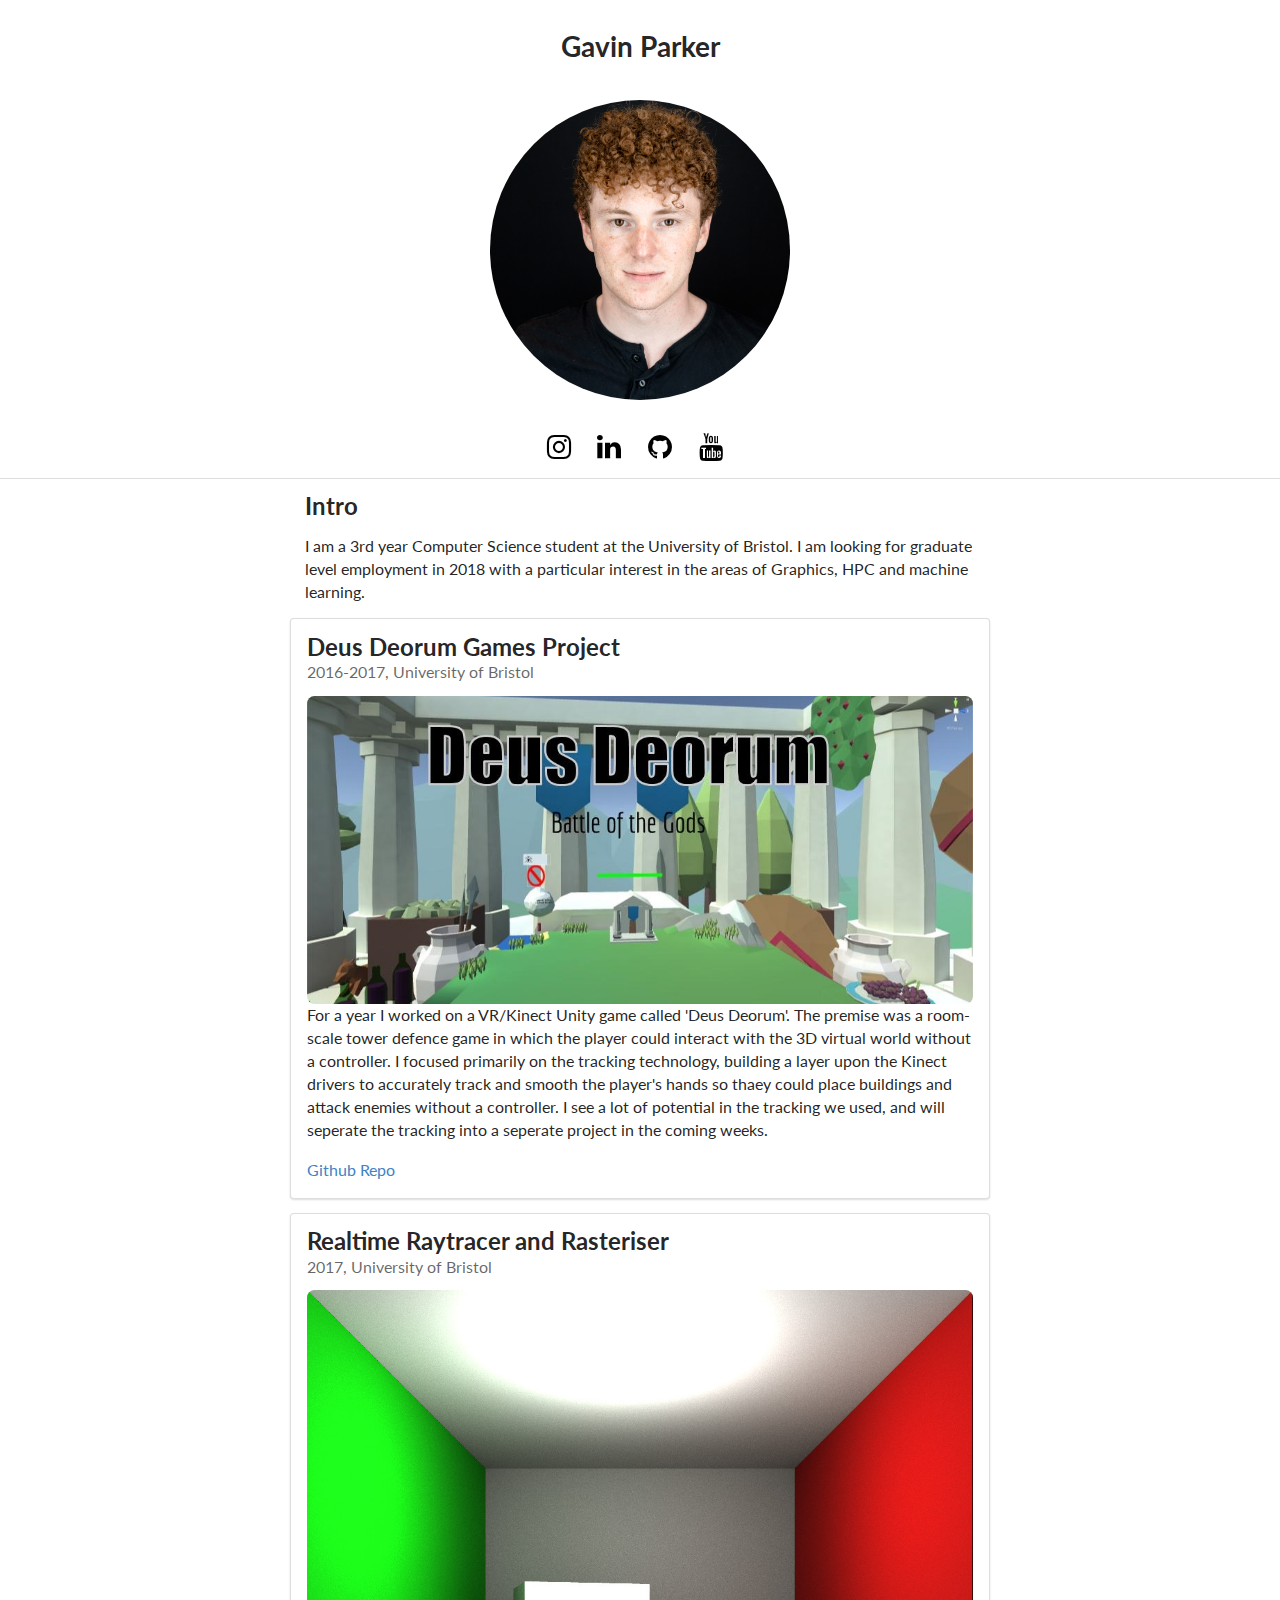
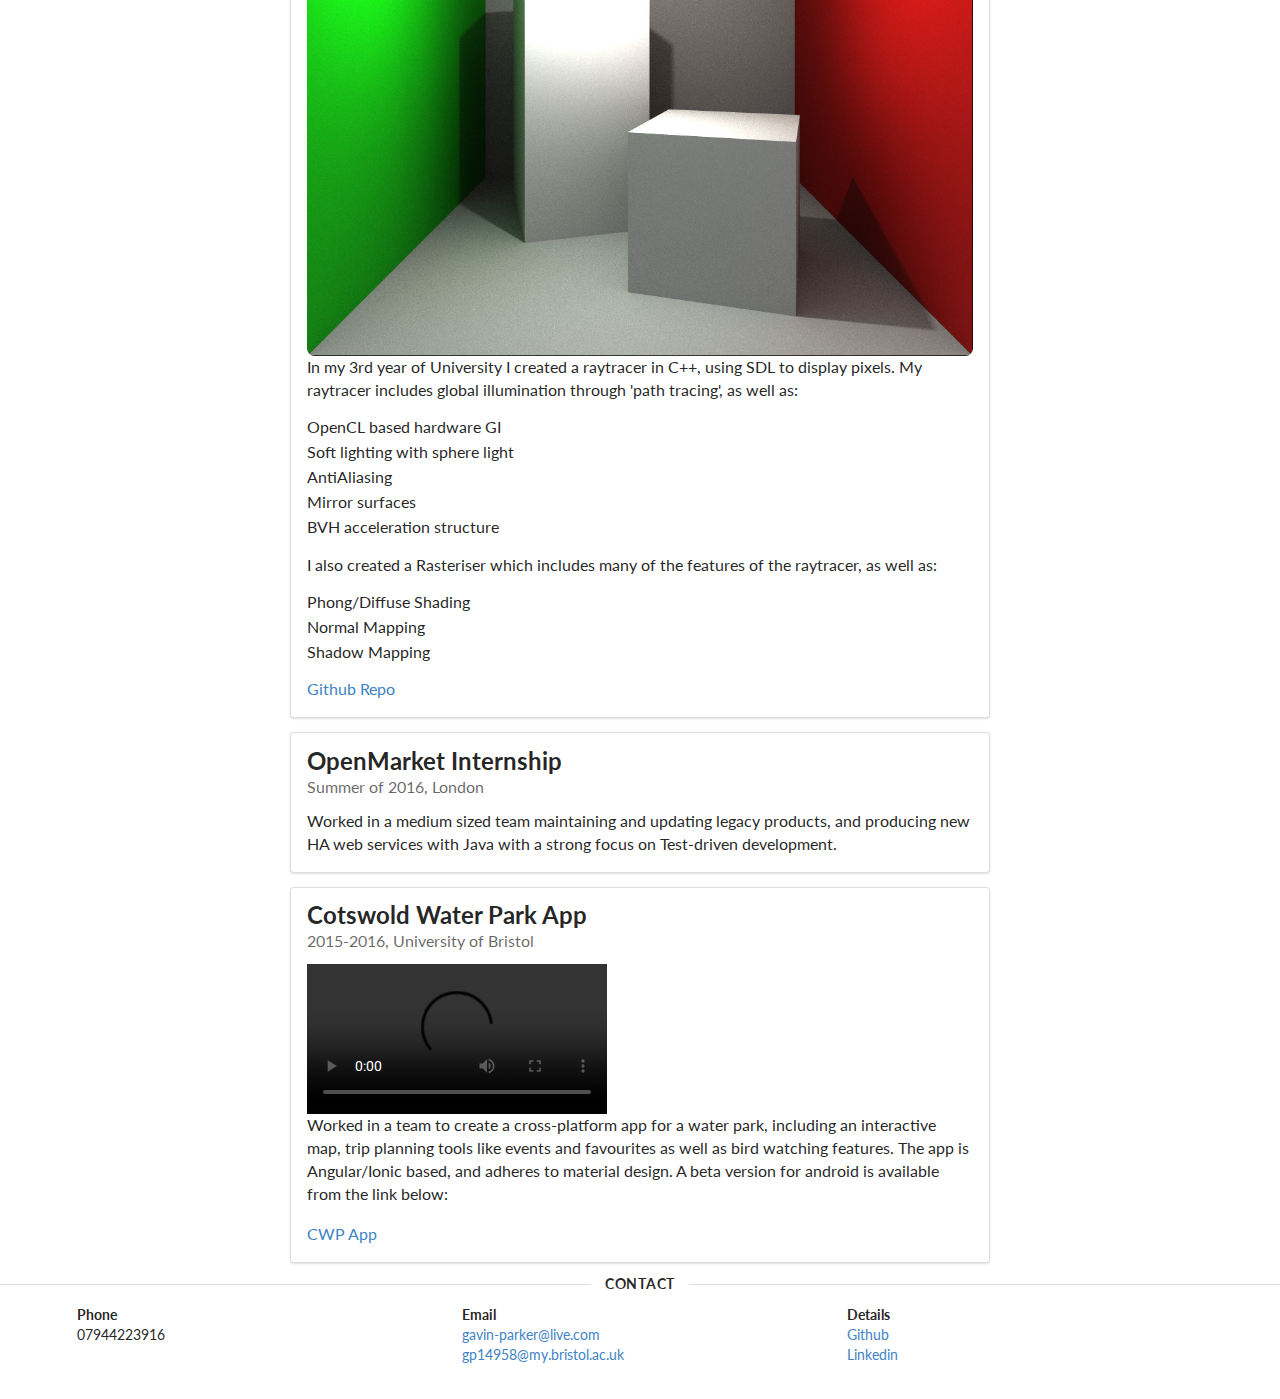
<file: index.html>
<!DOCTYPE html>
<html lang="en">

<head>
  <meta charset="utf-8">
  <meta http-equiv="X-UA-Compatible" content="IE=edge">
  <meta name="viewport" content="width=device-width, initial-scale=1">
  <!-- The above 3 meta tags *must* come first in the head; any other head content must come *after* these tags -->
  <meta name="description" content="">
  <meta name="author" content="">
  <link rel="icon" href="../../favicon.ico">

  <title>Gavin's Portfolio</title>

  <!-- Bootstrap core CSS -->
  <link href="./css/bootstrap.min.css" rel="stylesheet">
  <link rel="stylesheet" type="text/css" href="./css/semantic.min.css">
  <script src="https://code.jquery.com/jquery-3.1.1.min.js" integrity="sha256-hVVnYaiADRTO2PzUGmuLJr8BLUSjGIZsDYGmIJLv2b8="
    crossorigin="anonymous"></script>
  <script src="./js/semantic.min.js"></script>
  <link href='https://fonts.googleapis.com/css?family=Roboto' rel='stylesheet' type='text/css'>

  <!-- Custom styles for this template -->
  <link href="./css/style.css" rel="stylesheet">


</head>

<body>
  <h1 class="ui center aligned header">
    Gavin Parker <br><br>
    <a href="/">
      <img class="ui medium circular centered image" src="./img/me.jpg">
    </a>
  </h1>

  <h2 class="ui center aligned huge header">
    <a href="https://www.instagram.com/gavinparker3629">
      <i class="instagram icon"></i>
    </a>
    <a href="https://www.linkedin.com/in/gavin-parker-0a363a8b">
      <i class="linkedin icon"></i>
    </a>
    <a href="https://github.com/gavin-parker">
      <i class="github icon"></i>
    </a>
    <a href="https://www.youtube.com/channel/UCRwpkcqh-1FEvy_p-qvEWfA">
      <i class="youtube icon"></i>
    </a>
  </h2>
  <div class="ui divider"></div>
  <div class="ui text container">
    <h2 class="ui header">Intro</h2>

    <p>
      I am a 3rd year Computer Science student at the University of Bristol. I am looking for graduate level employment in 2018
      with a particular interest in the areas of Graphics, HPC and machine learning.
    </p>
  </div>



  <div class="ui text container segment">
    <h2 class="ui header">
      <div class="content">
        Deus Deorum Games Project
        <div class="sub header">2016-2017, University of Bristol</div>
    </h2>

    <img class="ui massive centered rounded image" src="./img/deus_deorum.jpg">
    <p>
      For a year I worked on a VR/Kinect Unity game called 'Deus Deorum'. The premise was a room-scale tower defence game in which
      the player could interact with the 3D virtual world without a controller. I focused primarily on the tracking technology,
      building a layer upon the Kinect drivers to accurately track and smooth the player's hands so thaey could place buildings
      and attack enemies without a controller. I see a lot of potential in the tracking we used, and will seperate the tracking
      into a seperate project in the coming weeks.

    </p>
    <a href="https://github.com/gavin-parker/Games-Project">Github Repo</a>
    <div class="content centered">
      <object data="https://www.youtube.com/embed/wD1zFM2-D3Q" width="100%" height="400"></object>
    </div>
    </div>

    <div class="ui text container segment">
      <h2 class="ui header">
        <div class="content">
          Realtime Raytracer and Rasteriser
          <div class="sub header">2017, University of Bristol</div>
      </h2>

      <img class="ui massive centered rounded image" src="./img/raytracer.jpg">
      <p>
        In my 3rd year of University I created a raytracer in C++, using SDL to display pixels. My raytracer includes global illumination
        through 'path tracing', as well as:
        <div class="ui list">
          <div class="item">OpenCL based hardware GI</div>
          <div class="item">Soft lighting with sphere light</div>
          <div class="item">AntiAliasing</div>
          <div class="item">Mirror surfaces</div>
          <div class="item">BVH acceleration structure</div>
        </div>
        I also created a Rasteriser which includes many of the features of the raytracer, as well as:
        <div class="ui list">
          <div class="item">Phong/Diffuse Shading</div>
          <div class="item">Normal Mapping</div>
          <div class="item">Shadow Mapping</div>

        </div>
      </p>
      <a href="https://github.com/gavin-parker/computer-graphics">Github Repo</a>


      </div>
      <div class="ui text container segment">
        <h2 class="ui header">
          <div class="content">
            OpenMarket Internship
            <div class="sub header">Summer of 2016, London</div>
        </h2>

        <p>
          Worked in a medium sized team maintaining and updating legacy products, and producing new HA web services with Java with
          a strong focus on Test-driven development.
        </p>
        </div>

        <div class="ui text container segment">
          <h2 class="ui header">
            <div class="content">
              Cotswold Water Park App
              <div class="sub header">2015-2016, University of Bristol</div>
          </h2>

          <video class="img-responsive" src="http://gavin-parker.github.io/Cotswold-Water-Park/site/fastDemo1.mp4" controls></video>
          <p>
            Worked in a team to create a cross-platform app for a water park, including an interactive map, trip planning tools like
            events and favourites as well as bird watching features. The app is Angular/Ionic based, and adheres to material
            design. A beta version for android is available from the link below:
          </p>
          <a href="http://gavin-parker.github.io/Cotswold-Water-Park/">CWP App</a>
          </div>

          <div class="ui horizontal divider">
            Contact
          </div>

          <div class="ui three column stackable grid container">

            <div class="column">
              <address>
                <strong>Phone</strong><br/> 07944223916

              </address>
            </div>
            <div class="column">
              <address>
                <strong>Email</strong><br/>
                <a href='mailto&#58;%67avi&#110;-%7&#48;ar&#107;%65&#37;72&#64;%6Cive%2E&#99;%6F&#109;'>gavi&#110;&#45;p&#97;&#114;k&#101;r&#64;&#108;ive&#46;com</a><br>
                <a href='ma&#105;&#108;t&#111;&#58;&#103;p149%35%38&#37;40m%&#55;9&#46;bristo%6&#67;&#46;%&#54;1c&#46;&#117;k'>g&#112;14958&#64;&#109;y&#46;&#98;r&#105;&#115;t&#111;l&#46;ac&#46;uk</a>

              </address>
            </div>
            <div class="column">
              <address>
                <strong>Details</strong><br/>
                <a href="https://github.com/gavin-parker">Github</a><br/>
                <a href="https://uk.linkedin.com/in/gavin-parker-0a363a8b">Linkedin</a><br/>

              </address>
            </div>
          </div>

</body>

</html>
</file>
<file: css/style.css>
#contact{
  background-color: #616161;
  color: white;
  padding:5px;

}
.address{
  text-align:center;
  
}
a i {  text-decoration: none; color: black; font-size: 50; }

 h1.ui.center.header {
        margin-top: 1em;
        margin-bottom: 1em;
      }
</file>
